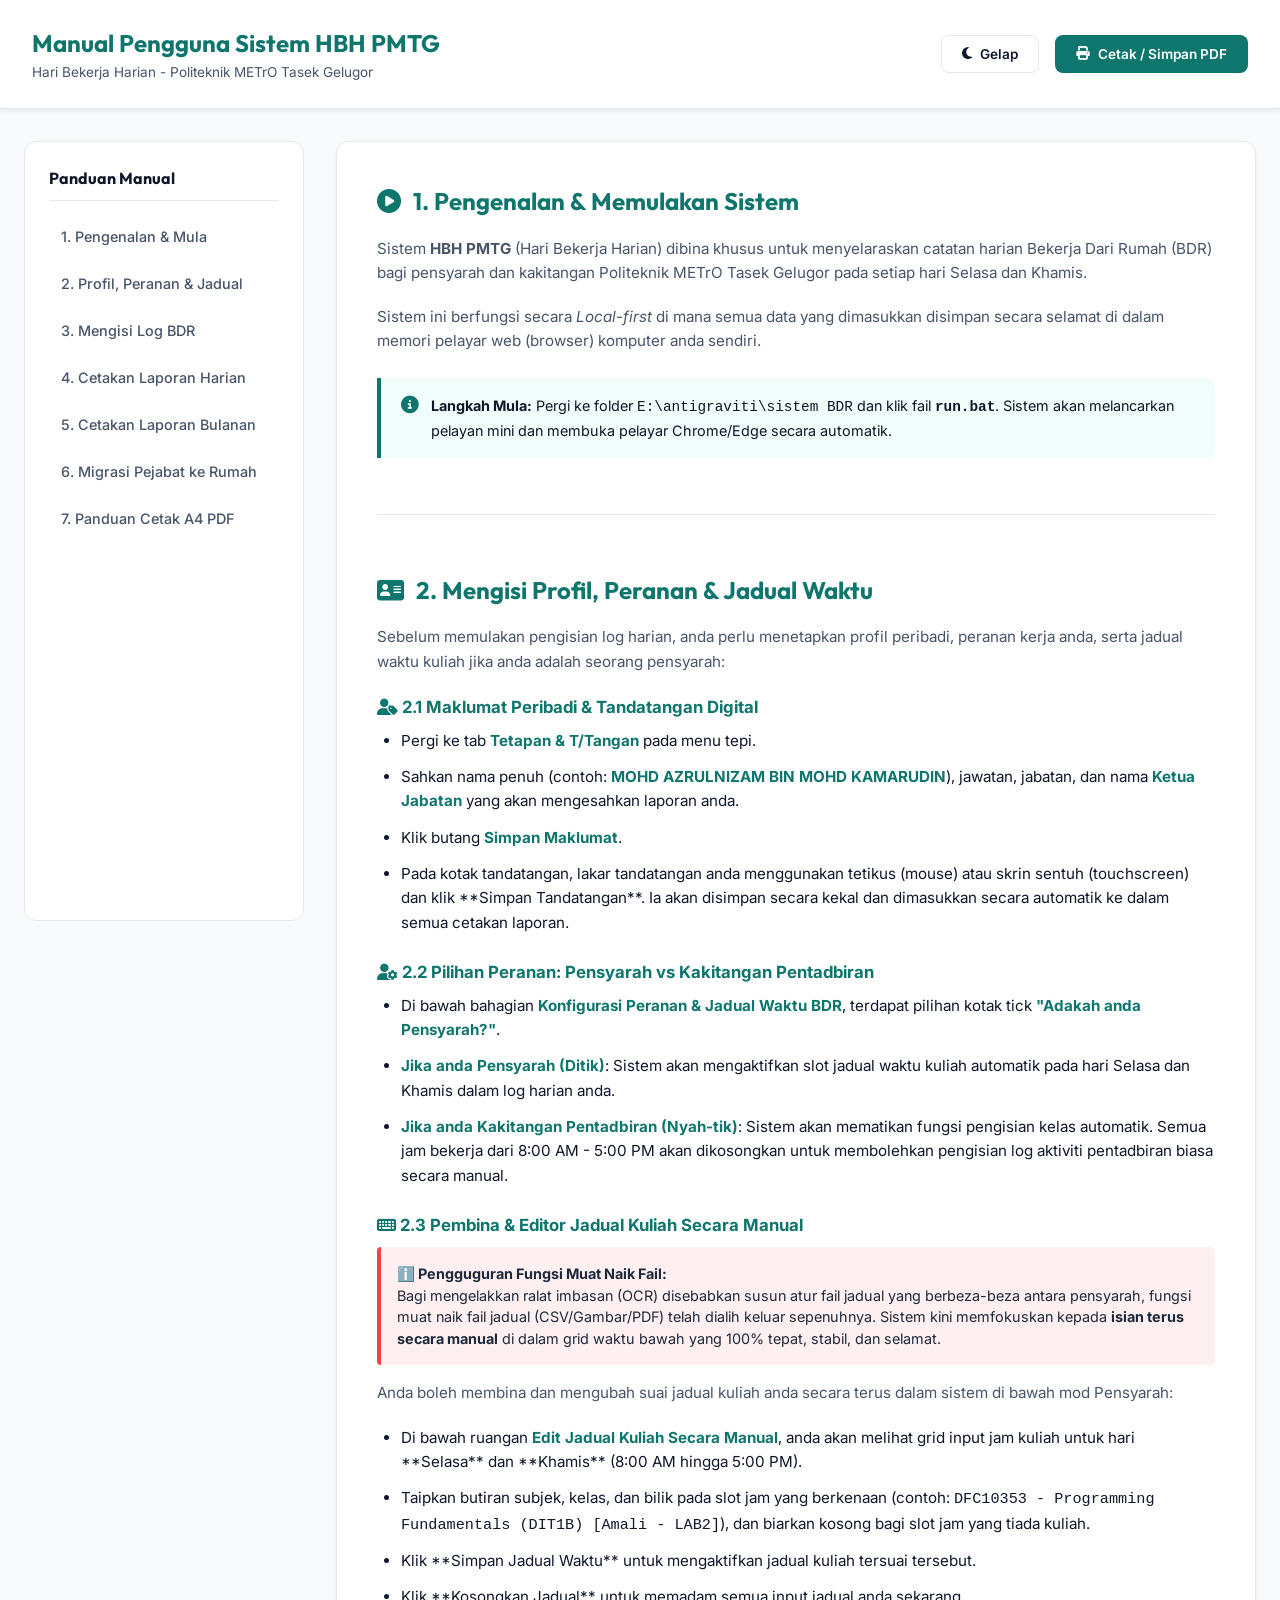
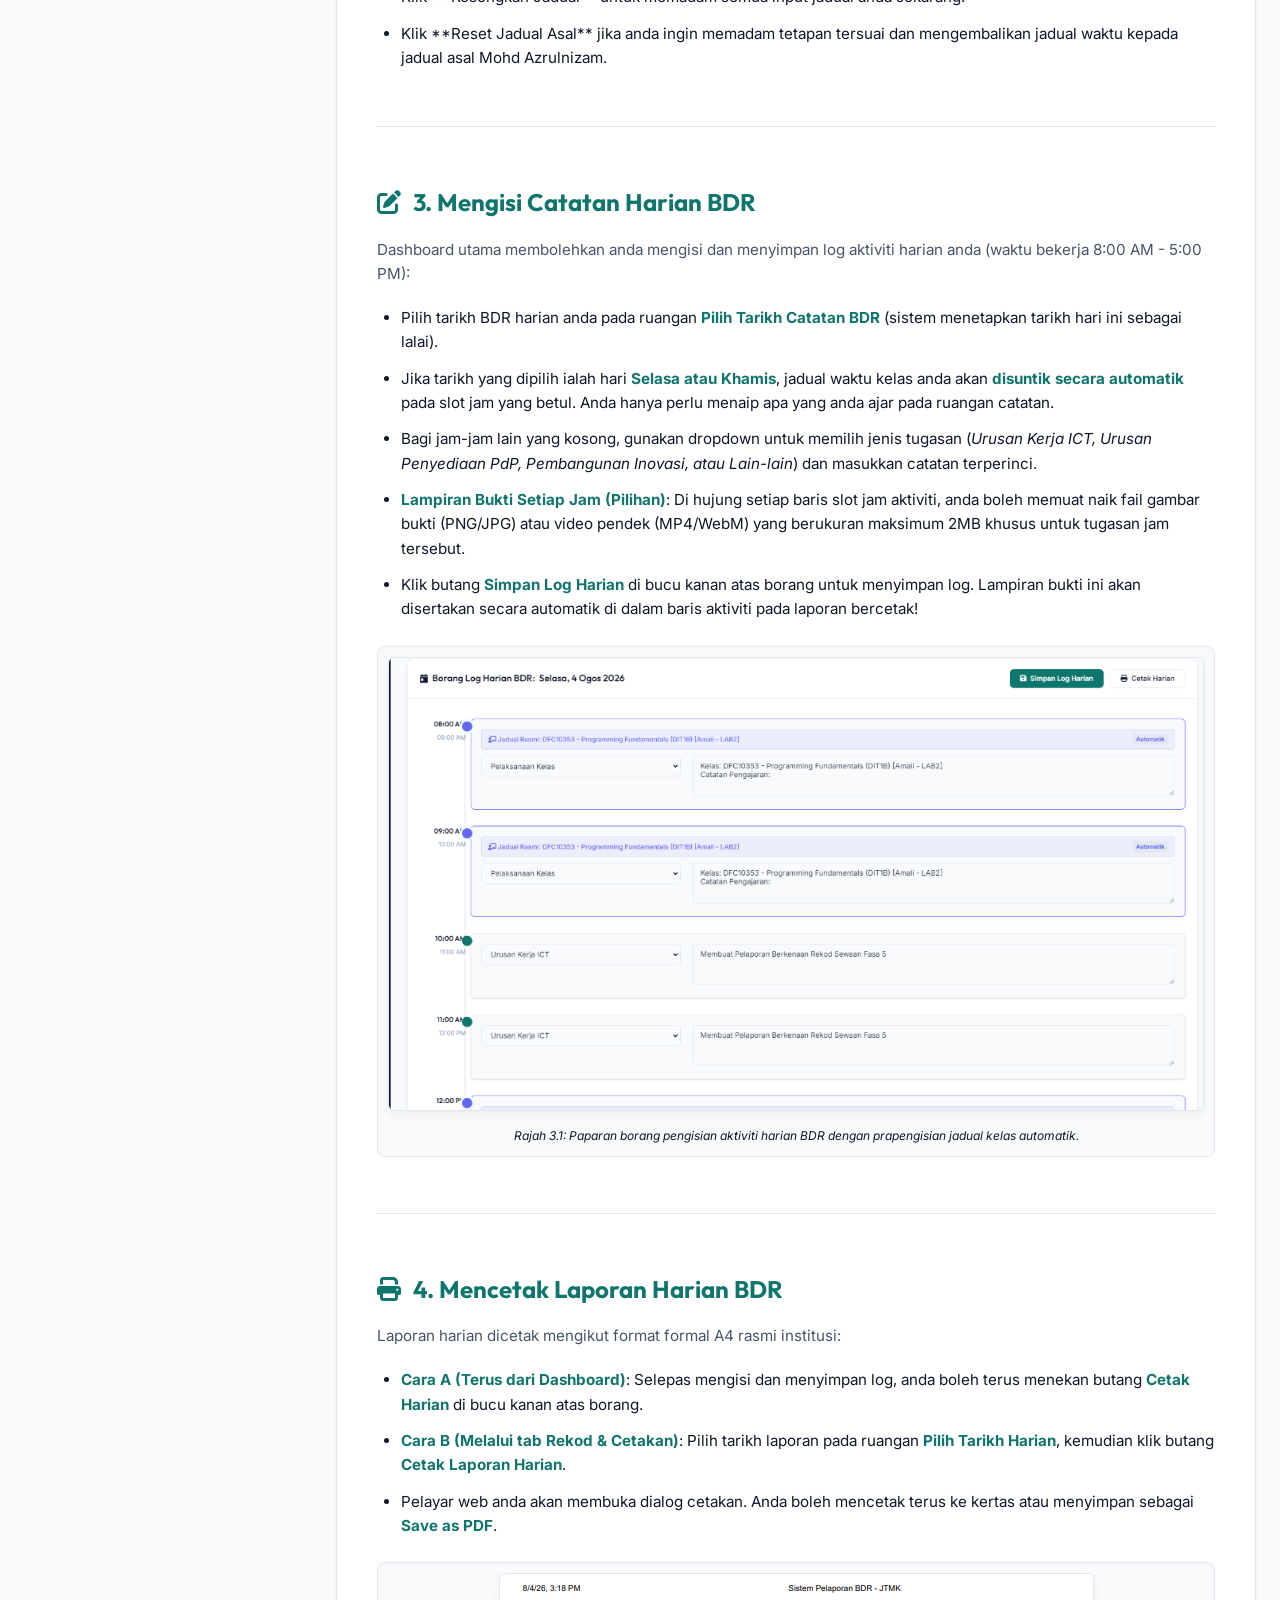
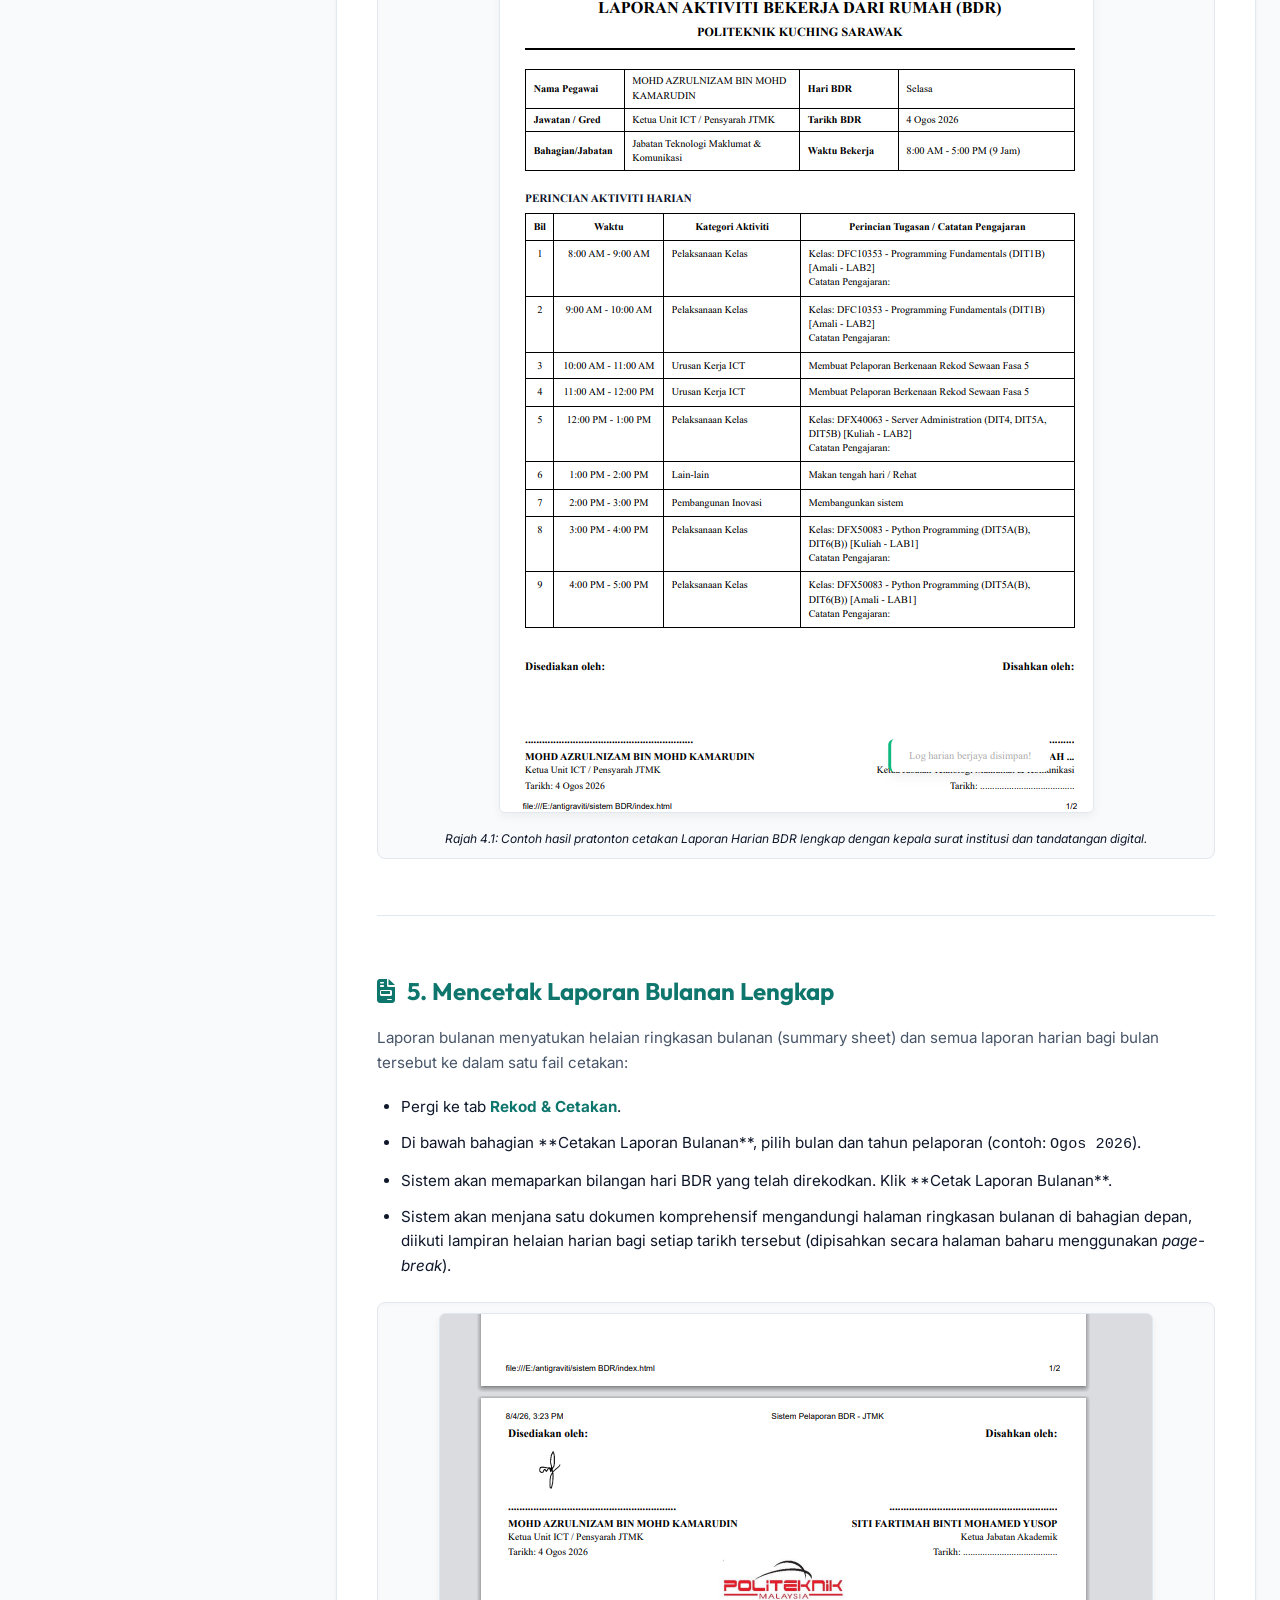
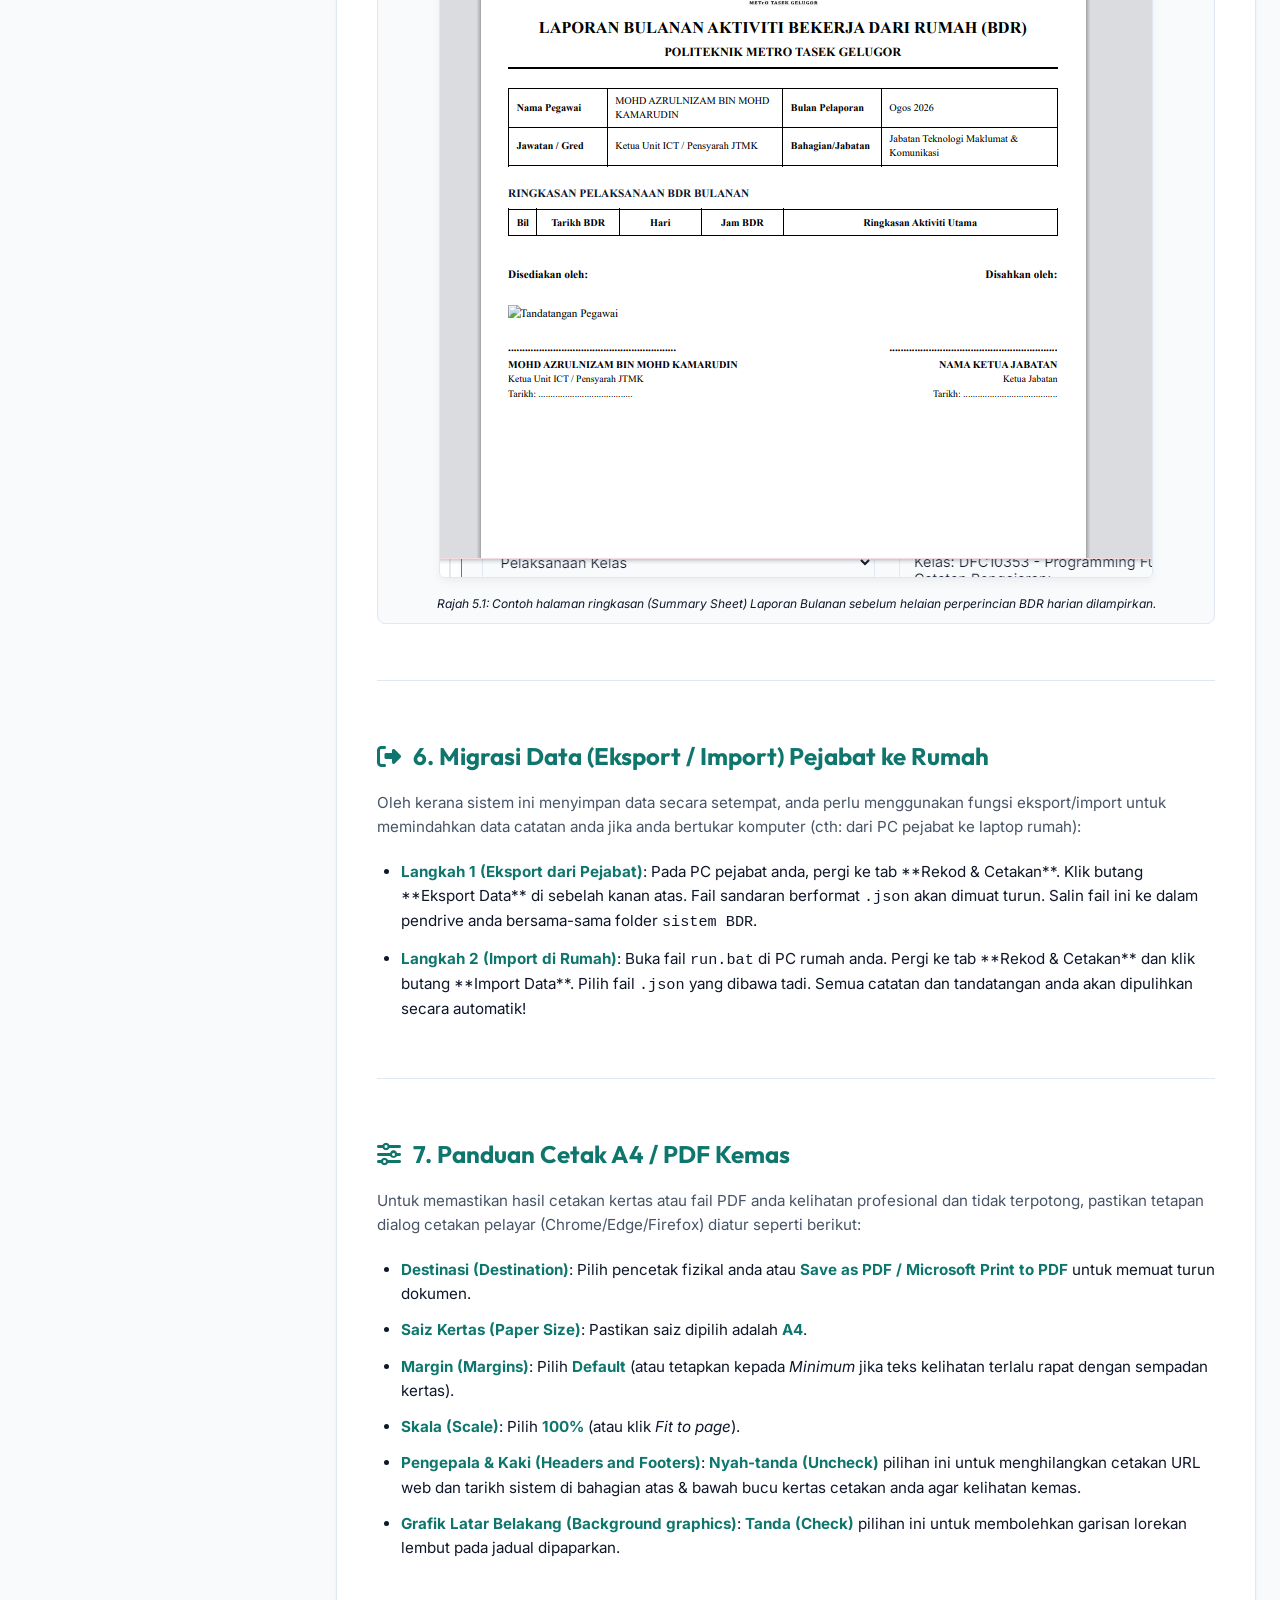
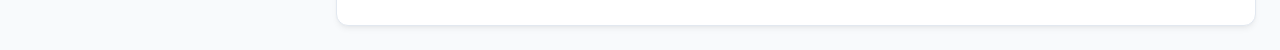
<file: manual.html>
<!DOCTYPE html>
<html lang="ms" data-theme="light">
<head>
    <meta charset="UTF-8">
    <meta name="viewport" content="width=device-width, initial-scale=1.0">
    <title>Manual Pengguna - HBH PMTG</title>
    <!-- Google Fonts -->
    <link rel="preconnect" href="https://fonts.googleapis.com">
    <link rel="preconnect" href="https://fonts.gstatic.com" crossorigin>
    <link href="https://fonts.googleapis.com/css2?family=Outfit:wght@300;400;500;600;700;800&family=Inter:wght@300;400;500;600;700&display=swap" rel="stylesheet">
    <!-- FontAwesome for Icons -->
    <link rel="stylesheet" href="https://cdnjs.cloudflare.com/ajax/libs/font-awesome/6.4.0/css/all.min.css">
    
    <style>
        :root {
            --bg-primary: #f8fafc;
            --bg-secondary: #ffffff;
            --text-primary: #0f172a;
            --text-secondary: #475569;
            --border-color: #e2e8f0;
            --primary-color: #0f766e;
            --primary-hover: #0d9488;
            --primary-light: #f0fdfa;
            --secondary-color: #6366f1;
            --shadow: 0 4px 6px -1px rgba(0, 0, 0, 0.05), 0 2px 4px -2px rgba(0, 0, 0, 0.05);
            --radius: 12px;
        }

        [data-theme="dark"] {
            --bg-primary: #0b0f19;
            --bg-secondary: #131b2e;
            --text-primary: #f8fafc;
            --text-secondary: #94a3b8;
            --border-color: #1e293b;
            --primary-color: #14b8a6;
            --primary-hover: #2dd4bf;
            --primary-light: rgba(20, 184, 166, 0.1);
            --secondary-color: #818cf8;
        }

        * {
            box-sizing: border-box;
            margin: 0;
            padding: 0;
        }

        body {
            font-family: 'Inter', -apple-system, BlinkMacSystemFont, sans-serif;
            background-color: var(--bg-primary);
            color: var(--text-primary);
            line-height: 1.6;
        }

        header {
            background-color: var(--bg-secondary);
            border-bottom: 1px solid var(--border-color);
            padding: 1.5rem 2rem;
            position: sticky;
            top: 0;
            z-index: 100;
            display: flex;
            justify-content: space-between;
            align-items: center;
            box-shadow: var(--shadow);
        }

        .header-title h1 {
            font-family: 'Outfit', sans-serif;
            font-size: 1.5rem;
            color: var(--primary-color);
        }

        .header-title p {
            font-size: 0.85rem;
            color: var(--text-secondary);
        }

        .header-actions {
            display: flex;
            gap: 1rem;
        }

        .btn {
            display: inline-flex;
            align-items: center;
            gap: 0.5rem;
            padding: 0.6rem 1.25rem;
            font-family: inherit;
            font-size: 0.85rem;
            font-weight: 600;
            border-radius: 8px;
            border: 1px solid transparent;
            cursor: pointer;
            text-decoration: none;
            transition: all 0.2s ease;
        }

        .btn-primary {
            background-color: var(--primary-color);
            color: white;
        }

        .btn-primary:hover {
            background-color: var(--primary-hover);
        }

        .btn-secondary {
            background-color: var(--bg-secondary);
            border-color: var(--border-color);
            color: var(--text-primary);
        }

        .btn-secondary:hover {
            background-color: var(--bg-primary);
        }

        .layout-container {
            display: flex;
            max-width: 1300px;
            margin: 2rem auto;
            padding: 0 1.5rem;
            gap: 2rem;
        }

        .nav-sidebar {
            width: 280px;
            position: sticky;
            top: 90px;
            height: calc(100vh - 120px);
            background-color: var(--bg-secondary);
            border: 1px solid var(--border-color);
            border-radius: var(--radius);
            padding: 1.5rem;
            overflow-y: auto;
        }

        .nav-sidebar h3 {
            font-family: 'Outfit', sans-serif;
            font-size: 1rem;
            margin-bottom: 1rem;
            padding-bottom: 0.5rem;
            border-bottom: 1px solid var(--border-color);
        }

        .nav-links {
            display: flex;
            flex-direction: column;
            gap: 0.5rem;
            list-style: none;
        }

        .nav-links a {
            display: block;
            color: var(--text-secondary);
            text-decoration: none;
            padding: 0.5rem 0.75rem;
            border-radius: 6px;
            font-size: 0.9rem;
            font-weight: 500;
            transition: all 0.2s ease;
        }

        .nav-links a:hover {
            background-color: var(--bg-primary);
            color: var(--primary-color);
        }

        .content-main {
            flex: 1;
            background-color: var(--bg-secondary);
            border: 1px solid var(--border-color);
            border-radius: var(--radius);
            padding: 2.5rem;
            box-shadow: var(--shadow);
        }

        .manual-section {
            margin-bottom: 3.5rem;
            padding-bottom: 2rem;
            border-bottom: 1px solid var(--border-color);
        }

        .manual-section:last-child {
            margin-bottom: 0;
            padding-bottom: 0;
            border-bottom: none;
        }

        .manual-section h2 {
            font-family: 'Outfit', sans-serif;
            font-size: 1.5rem;
            margin-bottom: 1rem;
            display: flex;
            align-items: center;
            gap: 0.75rem;
            color: var(--primary-color);
        }

        .manual-section p {
            color: var(--text-secondary);
            margin-bottom: 1.25rem;
            font-size: 0.95rem;
        }

        .step-list {
            margin-left: 1.5rem;
            margin-bottom: 1.5rem;
            display: flex;
            flex-direction: column;
            gap: 0.75rem;
        }

        .step-list li {
            font-size: 0.95rem;
            color: var(--text-primary);
        }

        .step-list li strong {
            color: var(--primary-color);
        }

        .image-box {
            background-color: var(--bg-primary);
            border: 1px solid var(--border-color);
            border-radius: 8px;
            padding: 10px;
            margin: 1.5rem 0;
            text-align: center;
            box-shadow: inset 0 2px 4px rgba(0,0,0,0.02);
        }

        .image-box img {
            max-width: 100%;
            height: auto;
            border-radius: 6px;
            border: 1px solid var(--border-color);
            box-shadow: 0 4px 10px rgba(0,0,0,0.05);
        }

        .image-caption {
            font-size: 0.75rem;
            color: var(--text-muted);
            margin-top: 8px;
            font-style: italic;
        }

        .alert-info {
            background-color: var(--primary-light);
            border-left: 4px solid var(--primary-color);
            color: var(--text-primary);
            padding: 1rem 1.25rem;
            border-radius: 0 8px 8px 0;
            font-size: 0.9rem;
            margin: 1.5rem 0;
            display: flex;
            gap: 0.75rem;
            align-items: flex-start;
        }

        .alert-info i {
            color: var(--primary-color);
            font-size: 1.1rem;
            margin-top: 2px;
        }

        /* Print styles */
        @media print {
            header, .nav-sidebar, .btn {
                display: none !important;
            }

            body {
                background-color: #ffffff !important;
                color: #000000 !important;
            }

            .layout-container {
                margin: 0;
                padding: 0;
                display: block;
            }

            .content-main {
                border: none;
                box-shadow: none;
                padding: 0;
            }

            .manual-section {
                page-break-inside: avoid;
                margin-bottom: 2rem;
                padding-bottom: 1.5rem;
            }

            .image-box {
                page-break-inside: avoid;
            }
        }
    </style>
</head>
<body>
    <header>
        <div class="header-title">
            <h1>Manual Pengguna Sistem HBH PMTG</h1>
            <p>Hari Bekerja Harian - Politeknik METrO Tasek Gelugor</p>
        </div>
        <div class="header-actions">
            <button id="theme-toggle" class="btn btn-secondary"><i class="fa-solid fa-moon"></i> Mod</button>
            <button onclick="window.print()" class="btn btn-primary"><i class="fa-solid fa-print"></i> Cetak / Simpan PDF</button>
        </div>
    </header>

    <div class="layout-container">
        <!-- Sidebar Navigation -->
        <nav class="nav-sidebar">
            <h3>Panduan Manual</h3>
            <ul class="nav-links">
                <li><a href="#pengenalan">1. Pengenalan & Mula</a></li>
                <li><a href="#tetapan">2. Profil, Peranan & Jadual</a></li>
                <li><a href="#mengisi">3. Mengisi Log BDR</a></li>
                <li><a href="#cetak-harian">4. Cetakan Laporan Harian</a></li>
                <li><a href="#cetak-bulanan">5. Cetakan Laporan Bulanan</a></li>
                <li><a href="#migrasi">6. Migrasi Pejabat ke Rumah</a></li>
                <li><a href="#panduan-pdf">7. Panduan Cetak A4 PDF</a></li>
            </ul>
        </nav>

        <!-- Main Content -->
        <main class="content-main">
            <!-- Section 1 -->
            <section id="pengenalan" class="manual-section">
                <h2><i class="fa-solid fa-circle-play"></i> 1. Pengenalan & Memulakan Sistem</h2>
                <p>Sistem <strong>HBH PMTG</strong> (Hari Bekerja Harian) dibina khusus untuk menyelaraskan catatan harian Bekerja Dari Rumah (BDR) bagi pensyarah dan kakitangan Politeknik METrO Tasek Gelugor pada setiap hari Selasa dan Khamis.</p>
                <p>Sistem ini berfungsi secara <em>Local-first</em> di mana semua data yang dimasukkan disimpan secara selamat di dalam memori pelayar web (browser) komputer anda sendiri.</p>
                <div class="alert-info">
                    <i class="fa-solid fa-circle-info"></i>
                    <div>
                        <strong>Langkah Mula:</strong> Pergi ke folder <code>E:\antigraviti\sistem BDR</code> dan klik fail <strong><code>run.bat</code></strong>. Sistem akan melancarkan pelayan mini dan membuka pelayar Chrome/Edge secara automatik.
                    </div>
                </div>
            </section>

            <!-- Section 2 -->
            <section id="tetapan" class="manual-section">
                <h2><i class="fa-solid fa-address-card"></i> 2. Mengisi Profil, Peranan & Jadual Waktu</h2>
                <p>Sebelum memulakan pengisian log harian, anda perlu menetapkan profil peribadi, peranan kerja anda, serta jadual waktu kuliah jika anda adalah seorang pensyarah:</p>
                
                <h3 style="font-size: 1.05rem; margin-top: 1.25rem; margin-bottom: 0.5rem; color: var(--primary-color);"><i class="fa-solid fa-user-tag"></i> 2.1 Maklumat Peribadi & Tandatangan Digital</h3>
                <ul class="step-list">
                    <li>Pergi ke tab <strong>Tetapan & T/Tangan</strong> pada menu tepi.</li>
                    <li>Sahkan nama penuh (contoh: <strong>MOHD AZRULNIZAM BIN MOHD KAMARUDIN</strong>), jawatan, jabatan, dan nama <strong>Ketua Jabatan</strong> yang akan mengesahkan laporan anda.</li>
                    <li>Klik butang <strong>Simpan Maklumat</strong>.</li>
                    <li>Pada kotak tandatangan, lakar tandatangan anda menggunakan tetikus (mouse) atau skrin sentuh (touchscreen) dan klik **Simpan Tandatangan**. Ia akan disimpan secara kekal dan dimasukkan secara automatik ke dalam semua cetakan laporan.</li>
                </ul>

                <h3 style="font-size: 1.05rem; margin-top: 1.25rem; margin-bottom: 0.5rem; color: var(--primary-color);"><i class="fa-solid fa-user-gear"></i> 2.2 Pilihan Peranan: Pensyarah vs Kakitangan Pentadbiran</h3>
                <ul class="step-list">
                    <li>Di bawah bahagian <strong>Konfigurasi Peranan & Jadual Waktu BDR</strong>, terdapat pilihan kotak tick <strong>"Adakah anda Pensyarah?"</strong>.</li>
                    <li><strong>Jika anda Pensyarah (Ditik)</strong>: Sistem akan mengaktifkan slot jadual waktu kuliah automatik pada hari Selasa dan Khamis dalam log harian anda.</li>
                    <li><strong>Jika anda Kakitangan Pentadbiran (Nyah-tik)</strong>: Sistem akan mematikan fungsi pengisian kelas automatik. Semua jam bekerja dari 8:00 AM - 5:00 PM akan dikosongkan untuk membolehkan pengisian log aktiviti pentadbiran biasa secara manual.</li>
                </ul>

                <h3 style="font-size: 1.05rem; margin-top: 1.25rem; margin-bottom: 0.5rem; color: var(--primary-color);"><i class="fa-solid fa-keyboard"></i> 2.3 Pembina & Editor Jadual Kuliah Secara Manual</h3>
                <div style="background-color: rgba(239, 68, 68, 0.08); border-left: 4px solid #ef4444; padding: 1rem; margin-bottom: 1rem; border-radius: 4px; font-size: 0.9rem; line-height: 1.5; color: #1e293b;">
                    <strong>ℹ️ Pengguguran Fungsi Muat Naik Fail:</strong><br>
                    Bagi mengelakkan ralat imbasan (OCR) disebabkan susun atur fail jadual yang berbeza-beza antara pensyarah, fungsi muat naik fail jadual (CSV/Gambar/PDF) telah dialih keluar sepenuhnya. Sistem kini memfokuskan kepada <strong>isian terus secara manual</strong> di dalam grid waktu bawah yang 100% tepat, stabil, dan selamat.
                </div>
                <p>Anda boleh membina dan mengubah suai jadual kuliah anda secara terus dalam sistem di bawah mod Pensyarah:</p>
                <ul class="step-list">
                    <li>Di bawah ruangan <strong>Edit Jadual Kuliah Secara Manual</strong>, anda akan melihat grid input jam kuliah untuk hari **Selasa** dan **Khamis** (8:00 AM hingga 5:00 PM).</li>
                    <li>Taipkan butiran subjek, kelas, dan bilik pada slot jam yang berkenaan (contoh: <code>DFC10353 - Programming Fundamentals (DIT1B) [Amali - LAB2]</code>), dan biarkan kosong bagi slot jam yang tiada kuliah.</li>
                    <li>Klik **Simpan Jadual Waktu** untuk mengaktifkan jadual kuliah tersuai tersebut.</li>
                    <li>Klik **Kosongkan Jadual** untuk memadam semua input jadual anda sekarang.</li>
                    <li>Klik **Reset Jadual Asal** jika anda ingin memadam tetapan tersuai dan mengembalikan jadual waktu kepada jadual asal Mohd Azrulnizam.</li>
                </ul>
            </section>

            <!-- Section 3 -->
            <section id="mengisi" class="manual-section">
                <h2><i class="fa-solid fa-pen-to-square"></i> 3. Mengisi Catatan Harian BDR</h2>
                <p>Dashboard utama membolehkan anda mengisi dan menyimpan log aktiviti harian anda (waktu bekerja 8:00 AM - 5:00 PM):</p>
                <ul class="step-list">
                    <li>Pilih tarikh BDR harian anda pada ruangan <strong>Pilih Tarikh Catatan BDR</strong> (sistem menetapkan tarikh hari ini sebagai lalai).</li>
                    <li>Jika tarikh yang dipilih ialah hari <strong>Selasa atau Khamis</strong>, jadual waktu kelas anda akan <strong>disuntik secara automatik</strong> pada slot jam yang betul. Anda hanya perlu menaip apa yang anda ajar pada ruangan catatan.</li>
                    <li>Bagi jam-jam lain yang kosong, gunakan dropdown untuk memilih jenis tugasan (<em>Urusan Kerja ICT, Urusan Penyediaan PdP, Pembangunan Inovasi, atau Lain-lain</em>) dan masukkan catatan terperinci.</li>
                    <li><strong>Lampiran Bukti Setiap Jam (Pilihan)</strong>: Di hujung setiap baris slot jam aktiviti, anda boleh memuat naik fail gambar bukti (PNG/JPG) atau video pendek (MP4/WebM) yang berukuran maksimum 2MB khusus untuk tugasan jam tersebut.</li>
                    <li>Klik butang <strong>Simpan Log Harian</strong> di bucu kanan atas borang untuk menyimpan log. Lampiran bukti ini akan disertakan secara automatik di dalam baris aktiviti pada laporan bercetak!</li>
                </ul>
                
                <div class="image-box">
                    <img src="assets/dashboard_inputs.png" alt="Borang Log Harian BDR">
                    <div class="image-caption">Rajah 3.1: Paparan borang pengisian aktiviti harian BDR dengan prapengisian jadual kelas automatik.</div>
                </div>
            </section>

            <!-- Section 4 -->
            <section id="cetak-harian" class="manual-section">
                <h2><i class="fa-solid fa-print"></i> 4. Mencetak Laporan Harian BDR</h2>
                <p>Laporan harian dicetak mengikut format formal A4 rasmi institusi:</p>
                <ul class="step-list">
                    <li><strong>Cara A (Terus dari Dashboard)</strong>: Selepas mengisi dan menyimpan log, anda boleh terus menekan butang <strong>Cetak Harian</strong> di bucu kanan atas borang.</li>
                    <li><strong>Cara B (Melalui tab Rekod & Cetakan)</strong>: Pilih tarikh laporan pada ruangan <strong>Pilih Tarikh Harian</strong>, kemudian klik butang <strong>Cetak Laporan Harian</strong>.</li>
                    <li>Pelayar web anda akan membuka dialog cetakan. Anda boleh mencetak terus ke kertas atau menyimpan sebagai <strong>Save as PDF</strong>.</li>
                </ul>
                
                <div class="image-box">
                    <img src="assets/print_daily.png" alt="Pratonton Cetakan Laporan Harian">
                    <div class="image-caption">Rajah 4.1: Contoh hasil pratonton cetakan Laporan Harian BDR lengkap dengan kepala surat institusi dan tandatangan digital.</div>
                </div>
            </section>

            <!-- Section 5 -->
            <section id="cetak-bulanan" class="manual-section">
                <h2><i class="fa-solid fa-file-invoice"></i> 5. Mencetak Laporan Bulanan Lengkap</h2>
                <p>Laporan bulanan menyatukan helaian ringkasan bulanan (summary sheet) dan semua laporan harian bagi bulan tersebut ke dalam satu fail cetakan:</p>
                <ul class="step-list">
                    <li>Pergi ke tab <strong>Rekod & Cetakan</strong>.</li>
                    <li>Di bawah bahagian **Cetakan Laporan Bulanan**, pilih bulan dan tahun pelaporan (contoh: <code>Ogos 2026</code>).</li>
                    <li>Sistem akan memaparkan bilangan hari BDR yang telah direkodkan. Klik **Cetak Laporan Bulanan**.</li>
                    <li>Sistem akan menjana satu dokumen komprehensif mengandungi halaman ringkasan bulanan di bahagian depan, diikuti lampiran helaian harian bagi setiap tarikh tersebut (dipisahkan secara halaman baharu menggunakan <em>page-break</em>).</li>
                </ul>
                
                <div class="image-box">
                    <img src="assets/print_monthly.png" alt="Pratonton Cetakan Laporan Bulanan">
                    <div class="image-caption">Rajah 5.1: Contoh halaman ringkasan (Summary Sheet) Laporan Bulanan sebelum helaian perperincian BDR harian dilampirkan.</div>
                </div>
            </section>

            <!-- Section 6 -->
            <section id="migrasi" class="manual-section">
                <h2><i class="fa-solid fa-right-from-bracket"></i> 6. Migrasi Data (Eksport / Import) Pejabat ke Rumah</h2>
                <p>Oleh kerana sistem ini menyimpan data secara setempat, anda perlu menggunakan fungsi eksport/import untuk memindahkan data catatan anda jika anda bertukar komputer (cth: dari PC pejabat ke laptop rumah):</p>
                <ul class="step-list">
                    <li><strong>Langkah 1 (Eksport dari Pejabat)</strong>: Pada PC pejabat anda, pergi ke tab **Rekod & Cetakan**. Klik butang **Eksport Data** di sebelah kanan atas. Fail sandaran berformat <code>.json</code> akan dimuat turun. Salin fail ini ke dalam pendrive anda bersama-sama folder <code>sistem BDR</code>.</li>
                    <li><strong>Langkah 2 (Import di Rumah)</strong>: Buka fail <code>run.bat</code> di PC rumah anda. Pergi ke tab **Rekod & Cetakan** dan klik butang **Import Data**. Pilih fail <code>.json</code> yang dibawa tadi. Semua catatan dan tandatangan anda akan dipulihkan secara automatik!</li>
                </ul>
            </section>

            <!-- Section 7 -->
            <section id="panduan-pdf" class="manual-section">
                <h2><i class="fa-solid fa-sliders"></i> 7. Panduan Cetak A4 / PDF Kemas</h2>
                <p>Untuk memastikan hasil cetakan kertas atau fail PDF anda kelihatan profesional dan tidak terpotong, pastikan tetapan dialog cetakan pelayar (Chrome/Edge/Firefox) diatur seperti berikut:</p>
                <ul class="step-list">
                    <li><strong>Destinasi (Destination)</strong>: Pilih pencetak fizikal anda atau <strong>Save as PDF / Microsoft Print to PDF</strong> untuk memuat turun dokumen.</li>
                    <li><strong>Saiz Kertas (Paper Size)</strong>: Pastikan saiz dipilih adalah <strong>A4</strong>.</li>
                    <li><strong>Margin (Margins)</strong>: Pilih <strong>Default</strong> (atau tetapkan kepada <em>Minimum</em> jika teks kelihatan terlalu rapat dengan sempadan kertas).</li>
                    <li><strong>Skala (Scale)</strong>: Pilih <strong>100%</strong> (atau klik <em>Fit to page</em>).</li>
                    <li><strong>Pengepala & Kaki (Headers and Footers)</strong>: <strong>Nyah-tanda (Uncheck)</strong> pilihan ini untuk menghilangkan cetakan URL web dan tarikh sistem di bahagian atas & bawah bucu kertas cetakan anda agar kelihatan kemas.</li>
                    <li><strong>Grafik Latar Belakang (Background graphics)</strong>: <strong>Tanda (Check)</strong> pilihan ini untuk membolehkan garisan lorekan lembut pada jadual dipaparkan.</li>
                </ul>
            </section>
        </main>
    </div>

    <script>
        // Theme toggler for Manual page
        const themeToggle = document.getElementById("theme-toggle");
        
        // Sync theme with main app if stored
        const savedTheme = localStorage.getItem("bdr_theme") || "light";
        document.documentElement.setAttribute("data-theme", savedTheme);
        updateToggleIcon(savedTheme);

        themeToggle.addEventListener("click", () => {
            let currentTheme = document.documentElement.getAttribute("data-theme");
            let newTheme = currentTheme === "dark" ? "light" : "dark";
            document.documentElement.setAttribute("data-theme", newTheme);
            localStorage.setItem("bdr_theme", newTheme);
            updateToggleIcon(newTheme);
        });

        function updateToggleIcon(theme) {
            themeToggle.innerHTML = theme === "dark" 
                ? '<i class="fa-solid fa-sun"></i> Cerah' 
                : '<i class="fa-solid fa-moon"></i> Gelap';
        }
    </script>
</body>
</html>
</file>
